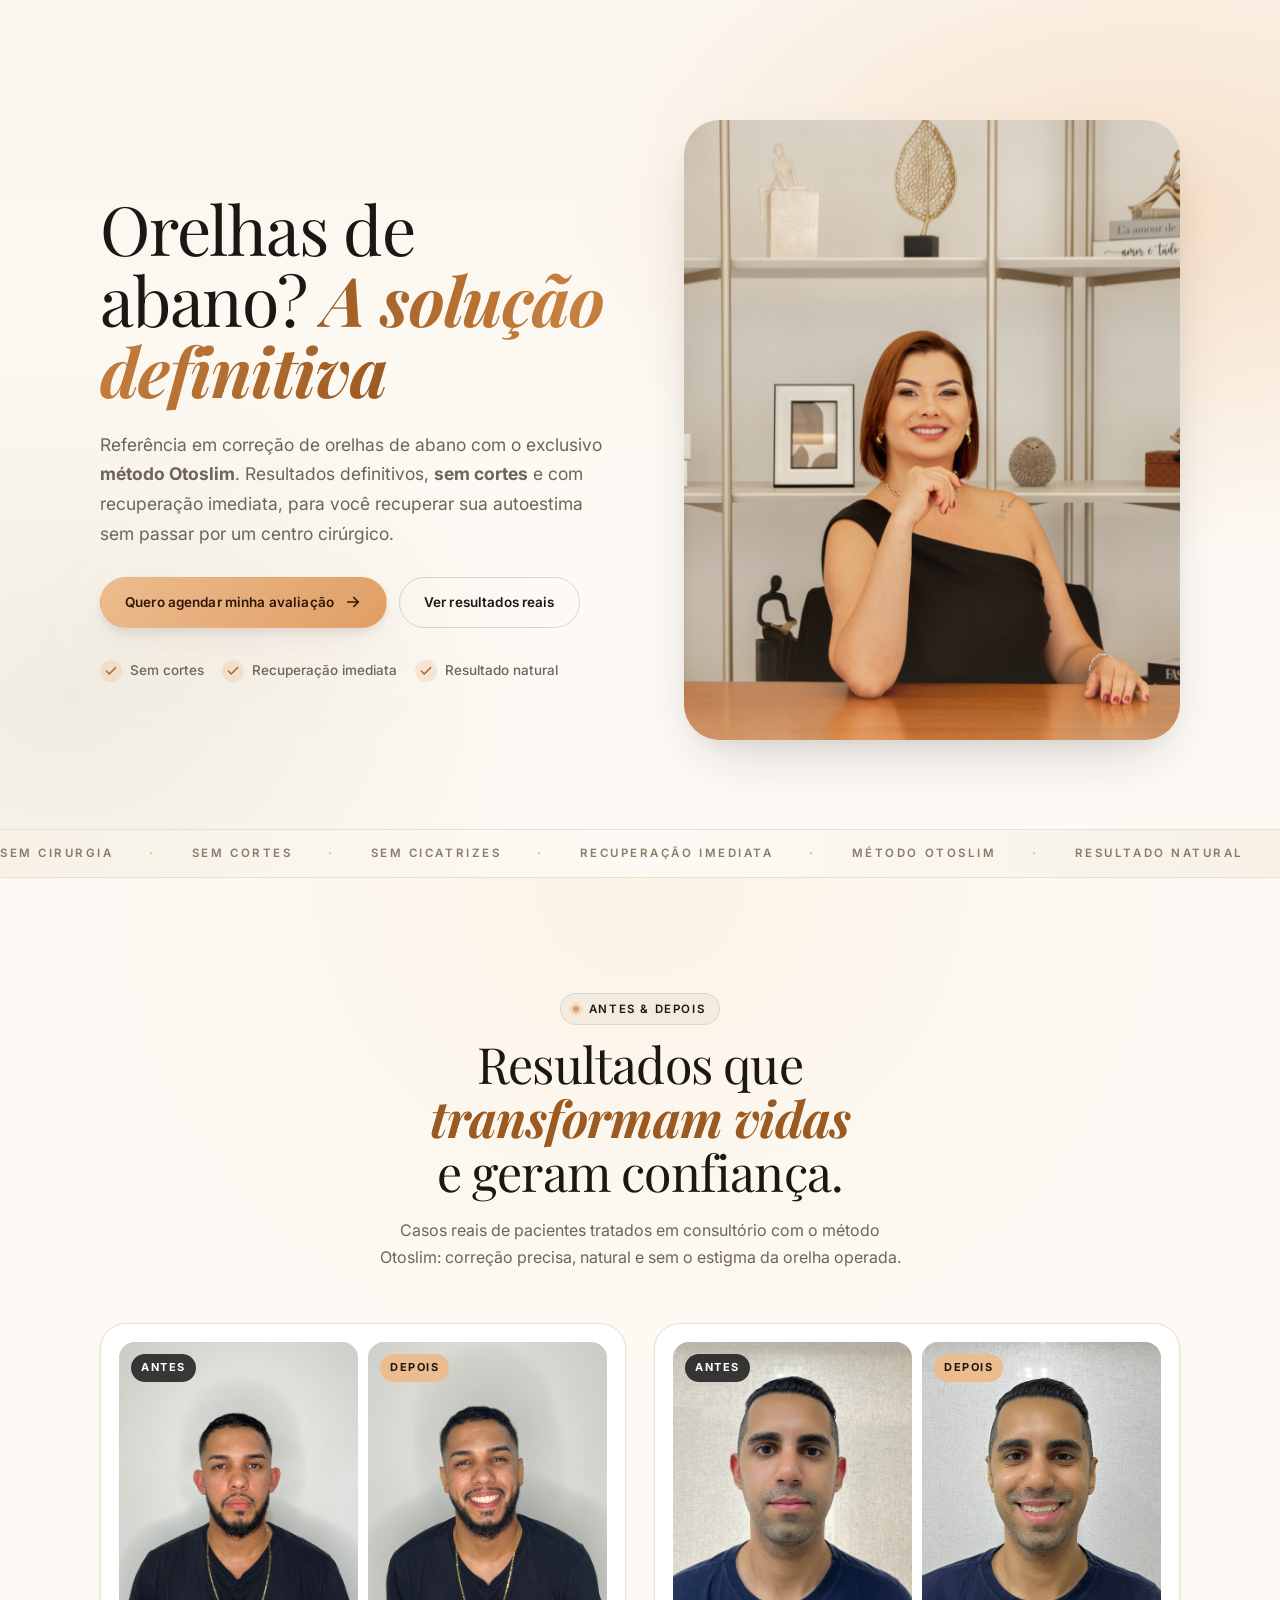
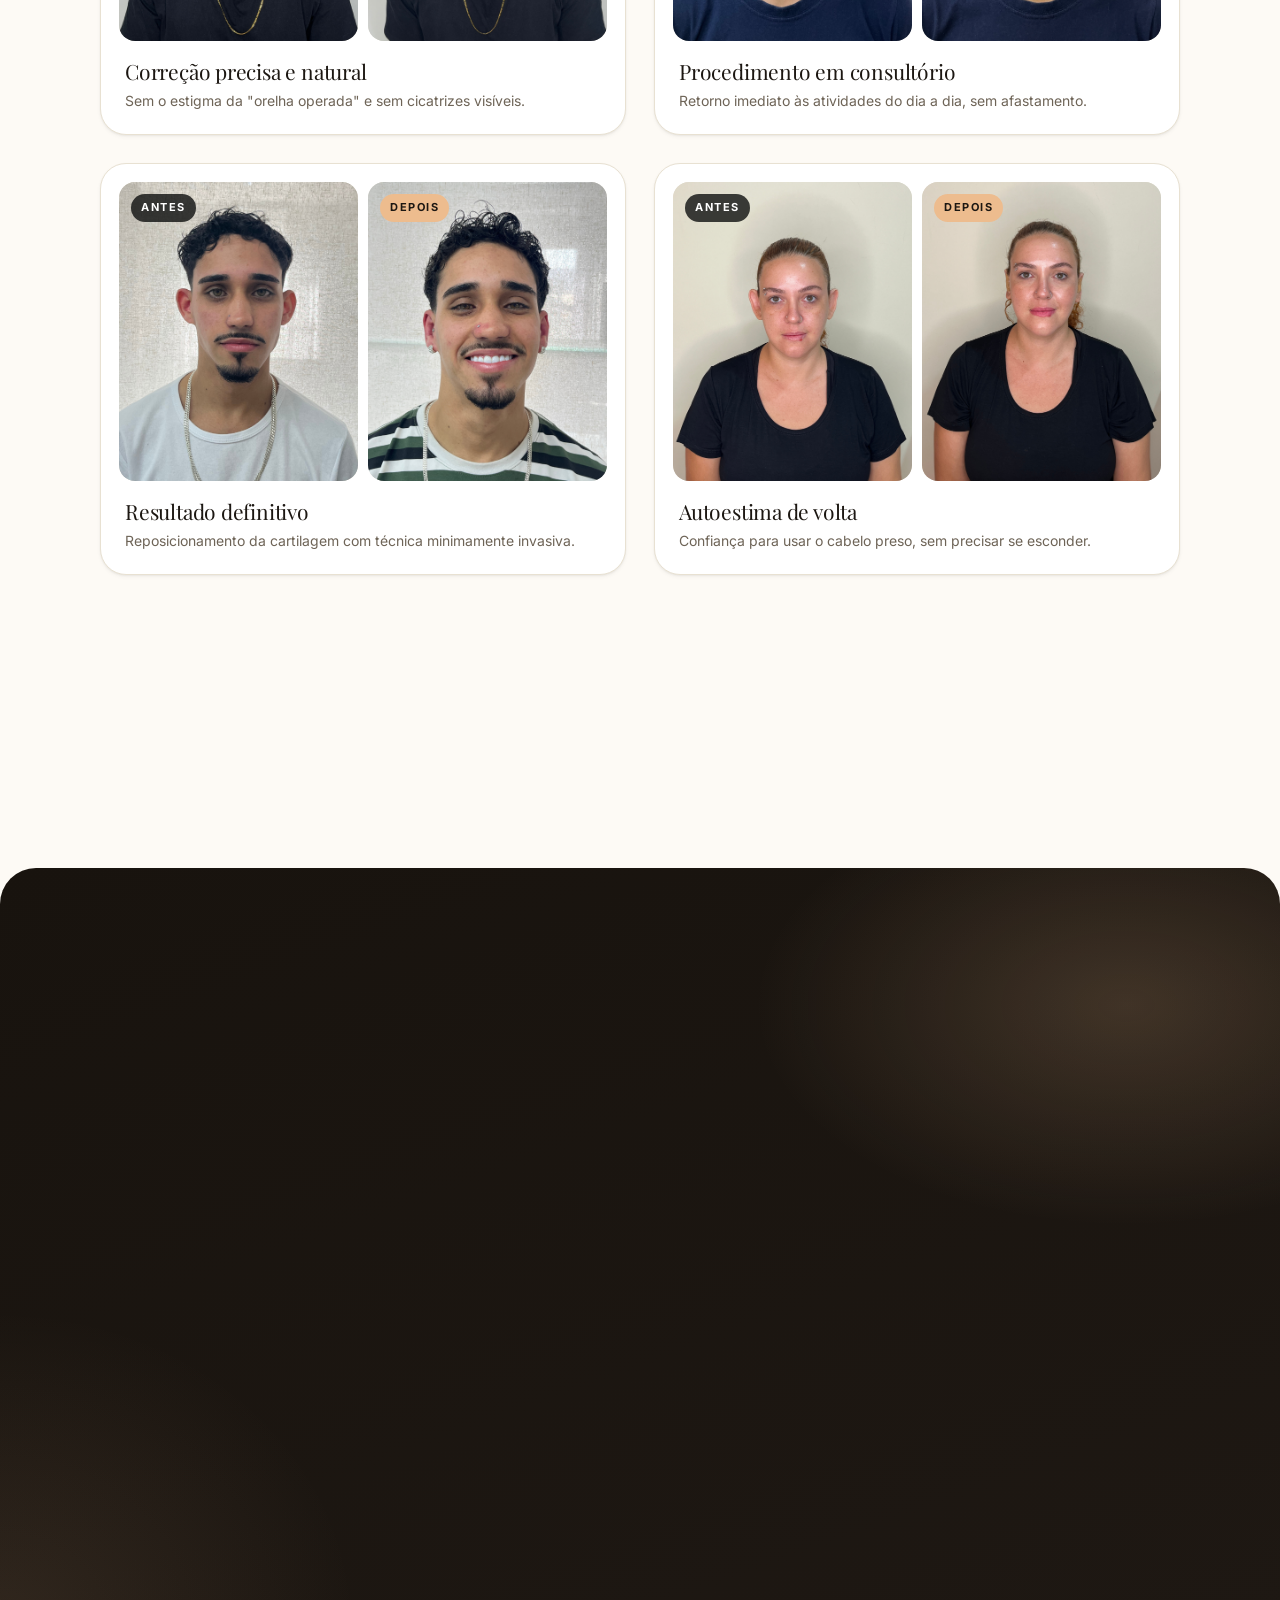
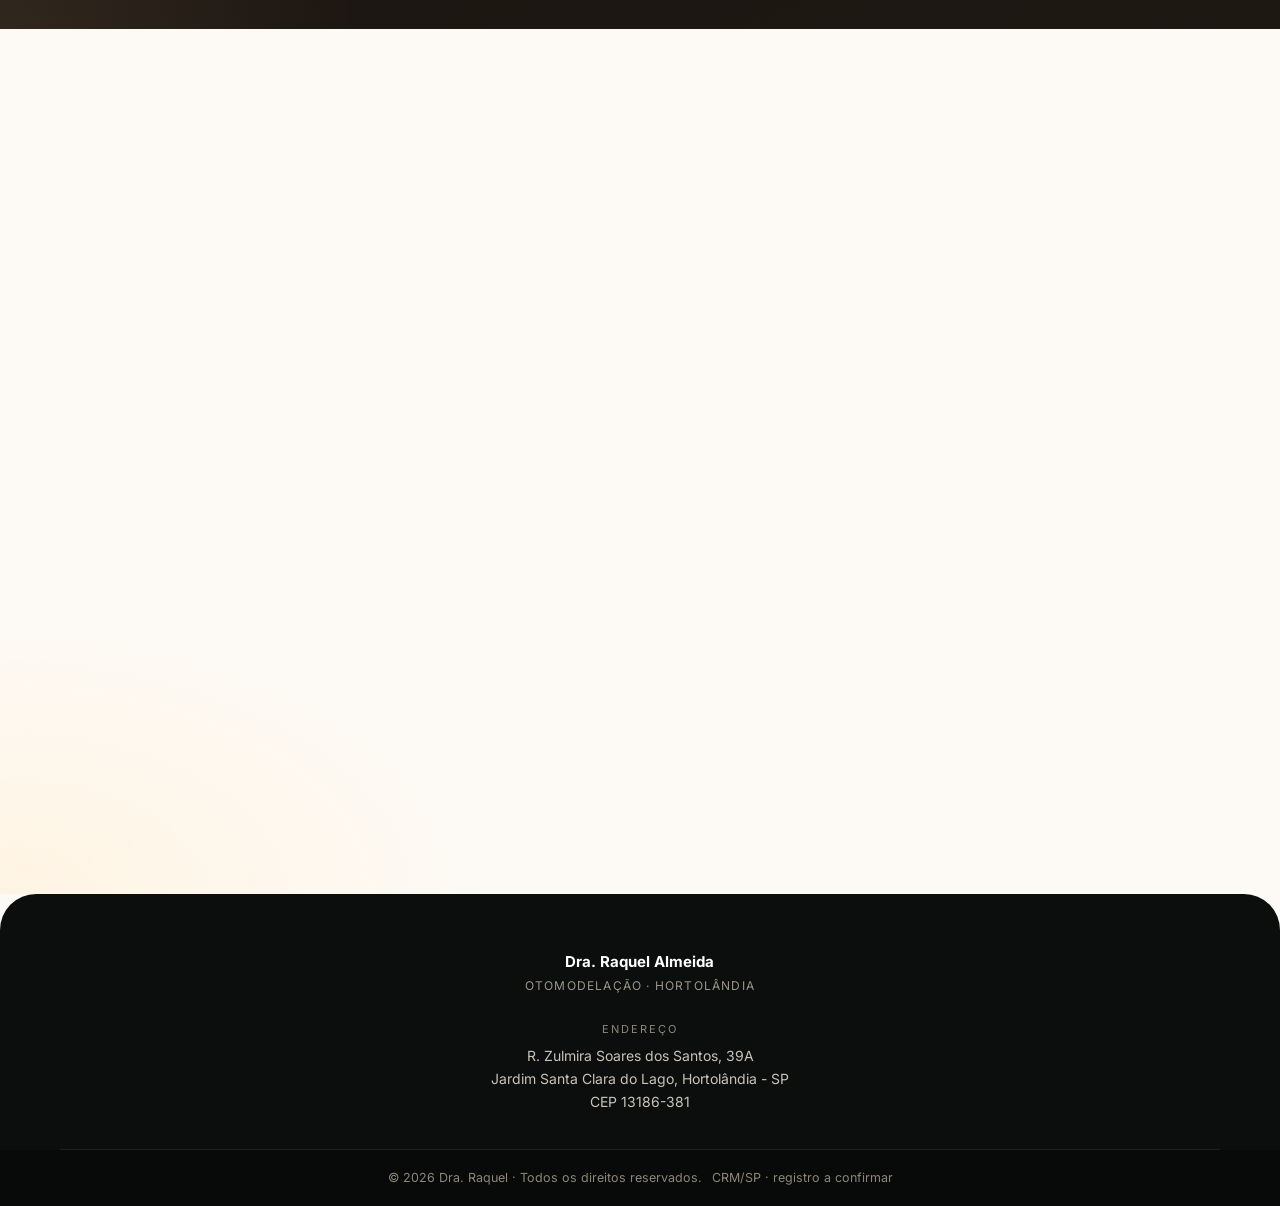
<file: index.html>
<!DOCTYPE html>
<html lang="pt-BR">
<head>
  <meta charset="UTF-8" />
  <meta name="viewport" content="width=device-width, initial-scale=1.0" />
  <meta name="description" content="Dra. Raquel Almeida, especialista em Otomodelação. Método Otoslim: correção de orelhas de abano sem cirurgia, sem cortes, com recuperação imediata." />
  <title>Dra. Raquel Almeida · Otomodelação | Método Otoslim</title>

  <!-- Favicon: iniciais DR -->
  <link rel="icon" type="image/svg+xml" href="data:image/svg+xml;utf8,&lt;svg xmlns='http://www.w3.org/2000/svg' viewBox='0 0 64 64'&gt;&lt;rect width='64' height='64' rx='14' fill='%23F7CBA1'/&gt;&lt;text x='50%25' y='54%25' font-family='Georgia,serif' font-size='36' font-weight='700' fill='%23090B0B' text-anchor='middle' dominant-baseline='middle'&gt;R&lt;/text&gt;&lt;/svg&gt;" />

  <link rel="preconnect" href="https://fonts.googleapis.com" />
  <link rel="preconnect" href="https://fonts.gstatic.com" crossorigin />
  <link href="https://fonts.googleapis.com/css2?family=Playfair+Display:ital,wght@0,400;0,500;0,600;0,700;1,400;1,500;1,700&family=Inter:wght@300;400;500;600;700&display=swap" rel="stylesheet" />

  <link rel="stylesheet" href="style.css" />

  <!-- Meta Pixel placeholder (substituir ID real antes do deploy) -->
  <script>
    /* Meta Pixel — placeholder. Substituir 'YOUR_PIXEL_ID' pelo ID real. */
    !function(f,b,e,v,n,t,s){if(f.fbq)return;n=f.fbq=function(){n.callMethod?
    n.callMethod.apply(n,arguments):n.queue.push(arguments)};if(!f._fbq)f._fbq=n;
    n.push=n;n.loaded=!0;n.version='2.0';n.queue=[];t=b.createElement(e);t.async=!0;
    t.src=v;s=b.getElementsByTagName(e)[0];s.parentNode.insertBefore(t,s)}(window,
    document,'script','https://connect.facebook.net/en_US/fbevents.js');
    // fbq('init', 'YOUR_PIXEL_ID');
    // fbq('track', 'PageView');
  </script>
</head>
<body>


  <!-- ============ DOBRA 1 — HERO ============ -->
  <section id="hero" class="hero" data-screen-label="01 Hero">
    <div class="hero__bg" aria-hidden="true"></div>
    <div class="container hero__grid">

      <div class="hero__copy reveal">
        <h1 class="h1">
          Orelhas de abano?
          <span class="h1__accent">A solução definitiva</span>
        </h1>
        <p class="lede">
          Referência em correção de orelhas de abano com o exclusivo <strong>método Otoslim</strong>. Resultados definitivos, <strong>sem cortes</strong> e com recuperação imediata, para você recuperar sua autoestima sem passar por um centro cirúrgico.
        </p>
        <div class="hero__ctas">
          <a href="#agendar" class="btn btn--primary">
            Quero agendar minha avaliação
            <svg width="18" height="18" viewBox="0 0 24 24" fill="none" stroke="currentColor" stroke-width="2.2" stroke-linecap="round" stroke-linejoin="round" aria-hidden="true"><path d="M5 12h14"/><path d="m13 6 6 6-6 6"/></svg>
          </a>
          <a href="#resultados" class="btn btn--ghost">Ver resultados reais</a>
        </div>

        <ul class="hero__pills" aria-label="Diferenciais">
          <li><svg width="16" height="16" viewBox="0 0 24 24" fill="none" stroke="currentColor" stroke-width="2.4" stroke-linecap="round" stroke-linejoin="round"><path d="M20 6 9 17l-5-5"/></svg> Sem cortes</li>
          <li><svg width="16" height="16" viewBox="0 0 24 24" fill="none" stroke="currentColor" stroke-width="2.4" stroke-linecap="round" stroke-linejoin="round"><path d="M20 6 9 17l-5-5"/></svg> Recuperação imediata</li>
          <li><svg width="16" height="16" viewBox="0 0 24 24" fill="none" stroke="currentColor" stroke-width="2.4" stroke-linecap="round" stroke-linejoin="round"><path d="M20 6 9 17l-5-5"/></svg> Resultado natural</li>
        </ul>
      </div>

      <div class="hero__visual reveal">
        <div class="hero__photo">
          <picture>
            <img src="img/img.png" alt="Dra. Raquel Almeida — Especialista em Otomodelação" />
          </picture>
        </div>
      </div>

    </div>

    <div class="marquee" aria-hidden="true">
      <div class="marquee__track">
        <span>Sem cirurgia</span><span>·</span>
        <span>Sem cortes</span><span>·</span>
        <span>Sem cicatrizes</span><span>·</span>
        <span>Recuperação imediata</span><span>·</span>
        <span>Método Otoslim</span><span>·</span>
        <span>Resultado natural</span><span>·</span>
        <span>Sem cirurgia</span><span>·</span>
        <span>Sem cortes</span><span>·</span>
        <span>Sem cicatrizes</span><span>·</span>
        <span>Recuperação imediata</span><span>·</span>
        <span>Método Otoslim</span><span>·</span>
        <span>Resultado natural</span><span>·</span>
      </div>
    </div>
  </section>

  <!-- ============ DOBRA 2 — PROVA SOCIAL ============ -->
  <section id="resultados" class="proof" data-screen-label="02 Prova Social">
    <div class="container">
      <header class="section-head reveal">
        <span class="eyebrow eyebrow--dark">
          <span class="eyebrow__dot"></span>
          Antes &amp; Depois
        </span>
        <h2 class="h2">
          Resultados que <em>transformam vidas</em><br/>
          e geram confiança.
        </h2>
        <p class="section-sub">
          Casos reais de pacientes tratados em consultório com o método Otoslim: correção precisa, natural e sem o estigma da orelha operada.
        </p>
      </header>

      <div class="ba-grid reveal" id="metodo">
        <!-- Caso 1 -->
        <article class="ba-card">
          <div class="ba-card__pair">
            <figure class="ba">
              <span class="ba__label">Antes</span>
              <img class="ba__img" src="img/antes-01.png" alt="Antes — caso 1" />
            </figure>
            <figure class="ba">
              <span class="ba__label ba__label--after">Depois</span>
              <img class="ba__img" src="img/depois-01.png" alt="Depois — caso 1" />
            </figure>
          </div>
          <div class="ba-card__caption">
            <h3>Correção precisa e natural</h3>
            <p>Sem o estigma da "orelha operada" e sem cicatrizes visíveis.</p>
          </div>
        </article>

        <!-- Caso 2 -->
        <article class="ba-card">
          <div class="ba-card__pair">
            <figure class="ba">
              <span class="ba__label">Antes</span>
              <img class="ba__img" src="img/antes-02.png" alt="Antes — caso 2" />
            </figure>
            <figure class="ba">
              <span class="ba__label ba__label--after">Depois</span>
              <img class="ba__img" src="img/depois-02.png" alt="Depois — caso 2" />
            </figure>
          </div>
          <div class="ba-card__caption">
            <h3>Procedimento em consultório</h3>
            <p>Retorno imediato às atividades do dia a dia, sem afastamento.</p>
          </div>
        </article>

        <!-- Caso 3 -->
        <article class="ba-card">
          <div class="ba-card__pair">
            <figure class="ba">
              <span class="ba__label">Antes</span>
              <img class="ba__img" src="img/antes-03.png" alt="Antes — caso 3" />
            </figure>
            <figure class="ba">
              <span class="ba__label ba__label--after">Depois</span>
              <img class="ba__img" src="img/depois-03.png" alt="Depois — caso 3" />
            </figure>
          </div>
          <div class="ba-card__caption">
            <h3>Resultado definitivo</h3>
            <p>Reposicionamento da cartilagem com técnica minimamente invasiva.</p>
          </div>
        </article>

        <!-- Caso 4 -->
        <article class="ba-card">
          <div class="ba-card__pair">
            <figure class="ba">
              <span class="ba__label">Antes</span>
              <img class="ba__img" src="img/antes-04.png" alt="Antes — caso 4" />
            </figure>
            <figure class="ba">
              <span class="ba__label ba__label--after">Depois</span>
              <img class="ba__img" src="img/depois-04.png" alt="Depois — caso 4" />
            </figure>
          </div>
          <div class="ba-card__caption">
            <h3>Autoestima de volta</h3>
            <p>Confiança para usar o cabelo preso, sem precisar se esconder.</p>
          </div>
        </article>
      </div>

      <aside class="seal glass reveal" aria-label="Selo de autoridade">
        <div class="seal__num">+1.200</div>
        <div class="seal__copy">
          <strong>vidas transformadas</strong>
          através do método Otoslim, sem cirurgia e sem afastamento.
        </div>
        <a href="#agendar" class="btn btn--dark seal__cta">
          Quero mais informações
          <svg width="18" height="18" viewBox="0 0 24 24" fill="none" stroke="currentColor" stroke-width="2.2" stroke-linecap="round" stroke-linejoin="round"><path d="M5 12h14"/><path d="m13 6 6 6-6 6"/></svg>
        </a>
      </aside>
    </div>
  </section>

  <!-- ============ DOBRA 3 — FORMULÁRIO ============ -->
  <section id="agendar" class="form-section" data-screen-label="03 Formulário">
    <div class="container form-section__grid">

      <div class="form-section__copy reveal">
        <span class="eyebrow">
          <span class="eyebrow__dot"></span>
          Primeiro passo
        </span>
        <h2 class="h2 h2--light">
          Dê o primeiro passo para a <em>sua nova versão</em>.
        </h2>
        <p class="form-section__sub">
          Preencha os dados ao lado e nossa equipe entrará em contato pelo WhatsApp para tirar suas dúvidas e agendar sua avaliação.
        </p>

        <ul class="form-section__list">
          <li>
            <span class="check" aria-hidden="true">
              <svg width="14" height="14" viewBox="0 0 24 24" fill="none" stroke="currentColor" stroke-width="3" stroke-linecap="round" stroke-linejoin="round"><path d="M20 6 9 17l-5-5"/></svg>
            </span>
            Atendimento rápido e humanizado
          </li>
          <li>
            <span class="check" aria-hidden="true">
              <svg width="14" height="14" viewBox="0 0 24 24" fill="none" stroke="currentColor" stroke-width="3" stroke-linecap="round" stroke-linejoin="round"><path d="M20 6 9 17l-5-5"/></svg>
            </span>
            Avaliação individualizada do seu caso
          </li>
          <li>
            <span class="check" aria-hidden="true">
              <svg width="14" height="14" viewBox="0 0 24 24" fill="none" stroke="currentColor" stroke-width="3" stroke-linecap="round" stroke-linejoin="round"><path d="M20 6 9 17l-5-5"/></svg>
            </span>
            Seus dados ficam protegidos · LGPD
          </li>
        </ul>
      </div>

      <form class="lead-form glass reveal" id="leadForm" novalidate>
        <h3 class="lead-form__title">Agende sua avaliação</h3>
        <p class="lead-form__hint">Resposta em até 1 dia útil.</p>

        <div class="field">
          <label for="nome">Nome completo</label>
          <input type="text" id="nome" name="nome" autocomplete="name" required placeholder="Como devemos te chamar?" />
        </div>

        <div class="field">
          <label for="whatsapp">WhatsApp (com DDD)</label>
          <input type="tel" id="whatsapp" name="whatsapp" inputmode="tel" autocomplete="tel" required placeholder="(00) 00000-0000" />
        </div>

        <div class="field">
          <label for="quem">Quem realizará o procedimento?</label>
          <div class="select-wrap">
            <select id="quem" name="quem" required>
              <option value="" disabled selected>Selecione uma opção</option>
              <option value="eu">Eu mesmo(a)</option>
              <option value="filho">Meu filho(a)</option>
              <option value="outro">Outra pessoa</option>
            </select>
            <svg width="18" height="18" viewBox="0 0 24 24" fill="none" stroke="currentColor" stroke-width="2.2" stroke-linecap="round" stroke-linejoin="round" aria-hidden="true"><path d="m6 9 6 6 6-6"/></svg>
          </div>
        </div>

        <button type="submit" class="btn btn--primary btn--block">
          Quero mais informações
          <svg width="18" height="18" viewBox="0 0 24 24" fill="none" stroke="currentColor" stroke-width="2.2" stroke-linecap="round" stroke-linejoin="round"><path d="M5 12h14"/><path d="m13 6 6 6-6 6"/></svg>
        </button>

        <p class="lead-form__legal">
          Ao enviar, você concorda com nossa <a href="#">Política de Privacidade</a>.
        </p>

        <div class="lead-form__success" role="status" aria-live="polite" hidden>
          <strong>Recebemos seu contato!</strong>
          Em breve nossa equipe entrará em contato pelo WhatsApp.
        </div>
      </form>

    </div>
  </section>

  <!-- ============ DOBRA 4 — SOBRE A MENTORA ============ -->
  <section id="sobre" class="about" data-screen-label="04 Sobre">
    <div class="container about__grid">

      <div class="about__photo reveal">
        <div class="about__photo-frame">
          <img src="img/dra-raquel-editorial.png" alt="Dra. Raquel Almeida — Especialista em Otomodelação" />
        </div>
        <div class="about__sig" aria-hidden="true">
          <span class="about__sig-label">Assinatura clínica</span>
          <span class="about__sig-name">Dra. Raquel Almeida</span>
        </div>
      </div>

      <div class="about__copy reveal">
        <span class="eyebrow">
          <span class="eyebrow__dot"></span>
          Sobre a especialista
        </span>
        <h2 class="h2">Especialista em <em>Otomodelação</em></h2>
        <p class="about__lede">
          Especialista e referência em correção de orelha de abano, a <strong>Dra. Raquel</strong> é a mente por trás do sucesso do <strong>método Otoslim</strong>.
        </p>
        <p class="about__body">
          Com foco em estética minimamente invasiva, sua trajetória é pautada pela segurança e pela entrega de resultados naturais. Na sua clínica, você encontra o equilíbrio perfeito entre tecnologia de ponta e um atendimento humanizado, focado em devolver a segurança de quem não quer mais se esconder.
        </p>

        <dl class="about__stats">
          <div>
            <dt>+1.200</dt>
            <dd>pacientes atendidos</dd>
          </div>
          <div>
            <dt>+8 anos</dt>
            <dd>em estética minimamente invasiva</dd>
          </div>
          <div>
            <dt>Otoslim®</dt>
            <dd>método autoral exclusivo</dd>
          </div>
        </dl>

        <a href="#agendar" class="btn btn--dark">
          Quero ser atendida pela Dra. Raquel
          <svg width="18" height="18" viewBox="0 0 24 24" fill="none" stroke="currentColor" stroke-width="2.2" stroke-linecap="round" stroke-linejoin="round"><path d="M5 12h14"/><path d="m13 6 6 6-6 6"/></svg>
        </a>
      </div>

    </div>
  </section>

  <!-- ============ DOBRA 5 — RODAPÉ ============ -->
  <footer class="footer" data-screen-label="05 Rodapé">
    <div class="container footer__grid">
      <div class="footer__brand">
        <div>
          <strong>Dra. Raquel Almeida</strong>
          <span>Otomodelação · Hortolândia</span>
        </div>
      </div>

      <address class="footer__addr">
        <span class="footer__addr-label">Endereço</span>
        R. Zulmira Soares dos Santos, 39A<br />
        Jardim Santa Clara do Lago, Hortolândia - SP<br />
        CEP 13186-381
      </address>

    </div>

    <div class="footer__bar">
      <div class="container footer__bar-inner">
        <span>© <span id="year">2026</span> Dra. Raquel · Todos os direitos reservados.</span>
        <span class="footer__crn">CRM/SP · registro a confirmar</span>
      </div>
    </div>
  </footer>

  <script src="app.js" defer></script>
</body>
</html>
</file>
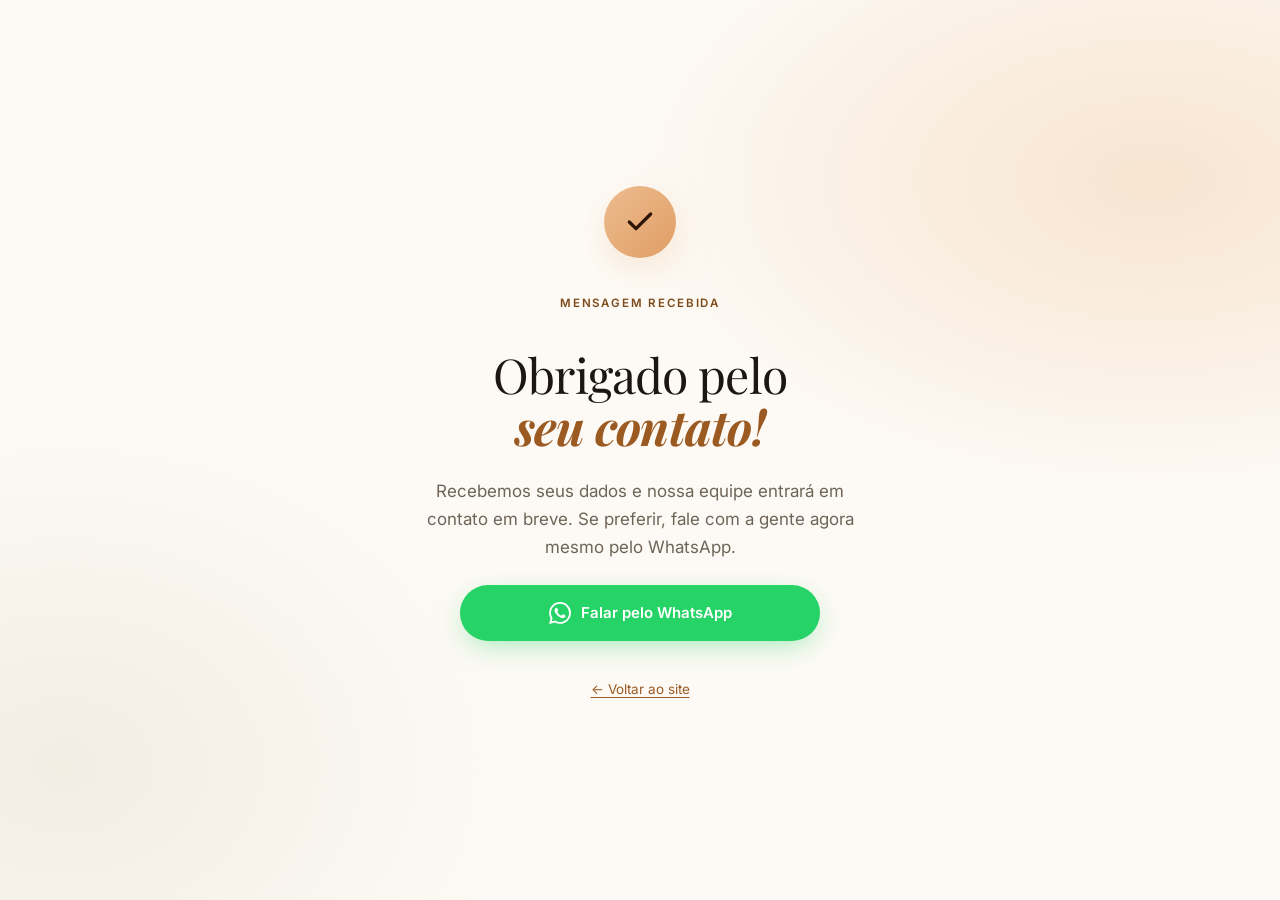
<file: obrigado/index.html>
<!DOCTYPE html>
<html lang="pt-BR">
<head>
  <meta charset="UTF-8" />
  <meta name="viewport" content="width=device-width, initial-scale=1.0" />
  <title>Obrigado · Dra. Raquel Almeida</title>

  <link rel="icon" type="image/svg+xml" href="data:image/svg+xml;utf8,&lt;svg xmlns='http://www.w3.org/2000/svg' viewBox='0 0 64 64'&gt;&lt;rect width='64' height='64' rx='14' fill='%23F7CBA1'/&gt;&lt;text x='50%25' y='54%25' font-family='Georgia,serif' font-size='36' font-weight='700' fill='%23090B0B' text-anchor='middle' dominant-baseline='middle'&gt;R&lt;/text&gt;&lt;/svg&gt;" />

  <link rel="preconnect" href="https://fonts.googleapis.com" />
  <link rel="preconnect" href="https://fonts.gstatic.com" crossorigin />
  <link href="https://fonts.googleapis.com/css2?family=Playfair+Display:ital,wght@0,400;0,700;1,400;1,700&family=Inter:wght@300;400;500;600;700&display=swap" rel="stylesheet" />

  <link rel="stylesheet" href="../style.css" />

  <style>
    .thankyou {
      min-height: 100dvh;
      display: grid;
      place-items: center;
      padding: clamp(48px, 8vw, 96px) var(--gutter);
      background:
        radial-gradient(65% 55% at 90% 20%, rgba(237,188,142,.35) 0%, transparent 65%),
        radial-gradient(55% 60% at 5% 85%, rgba(234,229,216,.60) 0%, transparent 65%),
        var(--c-bg);
      text-align: center;
    }
    .thankyou__card {
      max-width: 520px;
      width: 100%;
      display: grid;
      gap: 24px;
      justify-items: center;
    }
    .thankyou__icon {
      width: 72px;
      height: 72px;
      border-radius: 999px;
      background: linear-gradient(135deg, var(--c-primary), var(--c-primary-2));
      display: grid;
      place-items: center;
      box-shadow: 0 12px 40px -10px rgba(237,188,142,.55);
    }
    .thankyou__icon svg { color: #2E1608; }
    .thankyou__eyebrow {
      font-size: 11.5px;
      font-weight: 600;
      letter-spacing: 0.16em;
      text-transform: uppercase;
      color: #7D4A1A;
    }
    .thankyou__title {
      font-family: var(--ff-serif);
      font-size: clamp(30px, 6vw, 48px);
      font-weight: 400;
      line-height: 1.1;
      letter-spacing: -0.018em;
      margin: 0;
    }
    .thankyou__title em {
      font-style: italic;
      font-weight: 700;
      color: #9B5A22;
    }
    .thankyou__sub {
      font-size: clamp(15px, 1.8vw, 17px);
      color: var(--c-muted);
      line-height: 1.65;
      max-width: 42ch;
      margin: 0;
    }
    .thankyou__wa {
      --bg: #25D366;
      --fg: #fff;
      display: inline-flex;
      align-items: center;
      justify-content: center;
      gap: 10px;
      padding: 16px 32px;
      border-radius: 999px;
      font-family: var(--ff-sans);
      font-weight: 600;
      font-size: 15px;
      background: var(--bg);
      color: var(--fg);
      border: none;
      box-shadow: 0 8px 30px -8px rgba(37,211,102,.50);
      text-decoration: none;
      transition: transform .2s ease, box-shadow .25s ease;
      width: 100%;
      max-width: 360px;
    }
    .thankyou__wa:hover {
      transform: translateY(-2px);
      box-shadow: 0 14px 40px -10px rgba(37,211,102,.55);
    }
    .thankyou__wa:active { transform: translateY(0); }
    .thankyou__back {
      font-size: 13.5px;
      color: var(--c-muted);
    }
    .thankyou__back a {
      color: #9B5A22;
      text-decoration: underline;
      text-underline-offset: 3px;
    }
  </style>
</head>
<body>

  <main class="thankyou" role="main">
    <div class="thankyou__card">

      <div class="thankyou__icon" aria-hidden="true">
        <svg width="32" height="32" viewBox="0 0 24 24" fill="none" stroke="currentColor" stroke-width="2.5" stroke-linecap="round" stroke-linejoin="round">
          <path d="M20 6 9 17l-5-5"/>
        </svg>
      </div>

      <p class="thankyou__eyebrow">Mensagem recebida</p>

      <h1 class="thankyou__title">
        Obrigado pelo<br/>
        <em>seu contato!</em>
      </h1>

      <p class="thankyou__sub">
        Recebemos seus dados e nossa equipe entrará em contato em breve. Se preferir, fale com a gente agora mesmo pelo WhatsApp.
      </p>

      <a
        class="thankyou__wa"
        href="https://wa.me/5519991431192"
        target="_blank"
        rel="noopener noreferrer"
        aria-label="Falar com a equipe da Dra. Raquel pelo WhatsApp"
      >
        <svg width="22" height="22" viewBox="0 0 24 24" fill="currentColor" aria-hidden="true">
          <path d="M17.472 14.382c-.297-.149-1.758-.867-2.03-.967-.273-.099-.471-.148-.67.15-.197.297-.767.966-.94 1.164-.173.199-.347.223-.644.075-.297-.15-1.255-.463-2.39-1.475-.883-.788-1.48-1.761-1.653-2.059-.173-.297-.018-.458.13-.606.134-.133.298-.347.446-.52.149-.174.198-.298.298-.497.099-.198.05-.371-.025-.52-.075-.149-.669-1.612-.916-2.207-.242-.579-.487-.5-.669-.51-.173-.008-.371-.01-.57-.01-.198 0-.52.074-.792.372-.272.297-1.04 1.016-1.04 2.479 0 1.462 1.065 2.875 1.213 3.074.149.198 2.096 3.2 5.077 4.487.709.306 1.262.489 1.694.625.712.227 1.36.195 1.871.118.571-.085 1.758-.719 2.006-1.413.248-.694.248-1.289.173-1.413-.074-.124-.272-.198-.57-.347m-5.421 7.403h-.004a9.87 9.87 0 01-5.031-1.378l-.361-.214-3.741.982.998-3.648-.235-.374a9.86 9.86 0 01-1.51-5.26c.001-5.45 4.436-9.884 9.888-9.884 2.64 0 5.122 1.03 6.988 2.898a9.825 9.825 0 012.893 6.994c-.003 5.45-4.437 9.884-9.885 9.884m8.413-18.297A11.815 11.815 0 0012.05 0C5.495 0 .16 5.335.157 11.892c0 2.096.547 4.142 1.588 5.945L.057 24l6.305-1.654a11.882 11.882 0 005.683 1.448h.005c6.554 0 11.89-5.335 11.893-11.893a11.821 11.821 0 00-3.48-8.413z"/>
        </svg>
        Falar pelo WhatsApp
      </a>

      <p class="thankyou__back">
        <a href="../">← Voltar ao site</a>
      </p>

    </div>
  </main>

</body>
</html>
</file>
<file: style.css>
/* =============================================================
   Dra. Raquel Almeida — Otomodelação
   Landing Page · Método Otoslim
   ============================================================= */

/* ---------- Tokens ---------- */
:root {
  --c-primary:   #EDBC8E;
  --c-primary-2: #E09E65;
  --c-secondary: #EAE5D8;
  --c-secondary-2: #F2EDE3;
  --c-accent:    #1C1712;
  --c-bg:        #FDFAF5;
  --c-text:      #1C1712;
  --c-muted:     #6E6457;
  --c-line:      #E8E1D2;

  --shadow-sm:  0 1px 2px rgba(28,23,18,.05), 0 2px 4px rgba(28,23,18,.04);
  --shadow-md:  0 4px 6px rgba(28,23,18,.06), 0 12px 28px -8px rgba(28,23,18,.08);
  --shadow-lg:  0 24px 60px -20px rgba(28,23,18,.22), 0 8px 20px -10px rgba(28,23,18,.08);
  --shadow-glow:0 30px 80px -20px rgba(237,188,142,.50);

  --radius-sm: 10px;
  --radius:    16px;
  --radius-lg: 26px;
  --radius-xl: 36px;

  --container: 1160px;
  --gutter: clamp(20px, 4vw, 40px);

  --ff-serif: "Playfair Display", "Times New Roman", serif;
  --ff-sans:  "Inter", system-ui, -apple-system, sans-serif;
  --ff-mono:  "JetBrains Mono", ui-monospace, monospace;
}

/* ---------- Reset ---------- */
*, *::before, *::after { box-sizing: border-box; }
html { -webkit-text-size-adjust: 100%; scroll-behavior: smooth; }
body {
  margin: 0;
  font-family: var(--ff-sans);
  font-weight: 400;
  font-size: 16px;
  line-height: 1.6;
  color: var(--c-text);
  background: var(--c-bg);
  -webkit-font-smoothing: antialiased;
  text-rendering: optimizeLegibility;
  overflow-x: hidden;
}
img, picture { max-width: 100%; display: block; }
a { color: inherit; text-decoration: none; }
button { font: inherit; cursor: pointer; }
em { font-style: italic; }

.container {
  width: 100%;
  max-width: var(--container);
  margin: 0 auto;
  padding-inline: var(--gutter);
}

/* ---------- Typography ---------- */
.h1 {
  font-family: var(--ff-serif);
  font-size: clamp(28px, 8.5vw, 68px);
  font-weight: 400;
  line-height: 1.04;
  letter-spacing: -0.018em;
  margin: 16px 0 24px;
  text-wrap: balance;
}
.h1__accent {
  display: inline;
  font-style: italic;
  font-weight: 700;
  background: linear-gradient(105deg, #9B5A22 0%, #C8803E 45%, #9B5A22 100%);
  -webkit-background-clip: text;
  background-clip: text;
  color: transparent;
  padding-left: 5px;
  margin-left: -5px;
}
.h2 {
  font-family: var(--ff-serif);
  font-size: clamp(22px, 7vw, 50px);
  font-weight: 400;
  line-height: 1.08;
  letter-spacing: -0.016em;
  margin: 12px 0 18px;
  text-wrap: balance;
}
.h2 em {
  font-style: italic;
  font-weight: 700;
  color: #9B5A22;
}
.h2--light em { color: var(--c-primary); }

.lede {
  font-size: clamp(15px, 1.4vw, 17.5px);
  line-height: 1.7;
  color: var(--c-muted);
  max-width: 52ch;
  margin: 0 0 28px;
}

.eyebrow {
  display: inline-flex;
  align-items: center;
  gap: 10px;
  padding: 6px 14px 6px 12px;
  border-radius: 999px;
  background: rgba(237,188,142,.16);
  border: 1px solid rgba(237,188,142,.40);
  font-size: 11.5px;
  font-weight: 600;
  text-transform: uppercase;
  letter-spacing: 0.14em;
  color: #7D4A1A;
}
.eyebrow--dark {
  background: rgba(28,23,18,.04);
  border-color: rgba(28,23,18,.10);
  color: var(--c-text);
}
.eyebrow__dot {
  width: 6px; height: 6px; border-radius: 999px;
  background: var(--c-primary-2);
  box-shadow: 0 0 0 3px rgba(224,158,101,.28);
}

/* ---------- Buttons ---------- */
.btn {
  --bg: var(--c-accent);
  --fg: #fff;
  display: inline-flex;
  align-items: center;
  justify-content: center;
  gap: 10px;
  padding: 14px 24px;
  border-radius: 999px;
  font-family: var(--ff-sans);
  font-weight: 600;
  font-size: 13.5px;
  letter-spacing: 0.01em;
  background: var(--bg);
  color: var(--fg);
  border: 1px solid transparent;
  box-shadow: var(--shadow-md);
  transition: transform .2s ease, box-shadow .25s ease;
  white-space: nowrap;
}
.btn:hover { transform: translateY(-2px); box-shadow: var(--shadow-lg); }
.btn:active { transform: translateY(0); }
.btn svg { transition: transform .25s ease; flex-shrink: 0; }
.btn:hover svg { transform: translateX(3px); }

.btn--primary {
  --bg: linear-gradient(135deg, var(--c-primary) 0%, var(--c-primary-2) 100%);
  --fg: #2E1608;
  box-shadow: var(--shadow-glow), var(--shadow-md);
}
.btn--dark { --bg: var(--c-accent); --fg: #F5F0E8; }
.btn--ghost {
  --bg: transparent;
  --fg: var(--c-text);
  border-color: rgba(28,23,18,.16);
  box-shadow: none;
}
.btn--ghost:hover { background: rgba(28,23,18,.04); }
.btn--block { width: 100%; }

/* ---------- Glass ---------- */
.glass {
  background: rgba(255,255,255,.65);
  backdrop-filter: blur(18px) saturate(140%);
  -webkit-backdrop-filter: blur(18px) saturate(140%);
  border: 1px solid rgba(255,255,255,.6);
  box-shadow: 0 20px 60px -20px rgba(9,11,11,.18), inset 0 1px 0 rgba(255,255,255,.5);
}

/* ---------- Nav ---------- */
.nav {
  position: sticky;
  top: 0;
  z-index: 60;
  background: rgba(255,255,255,.78);
  backdrop-filter: blur(14px) saturate(140%);
  -webkit-backdrop-filter: blur(14px) saturate(140%);
  border-bottom: 1px solid rgba(9,11,11,.06);
}
.nav__inner {
  display: flex;
  align-items: center;
  justify-content: space-between;
  height: 72px;
  gap: 24px;
}
.brand {
  display: inline-flex;
  align-items: center;
  gap: 12px;
  font-weight: 600;
}
.brand__mark {
  display: inline-grid;
  place-items: center;
  width: 38px; height: 38px;
  border-radius: 11px;
  background: linear-gradient(135deg, var(--c-primary), var(--c-primary-2));
  color: var(--c-accent);
  font-family: Georgia, serif;
  font-weight: 700;
  font-size: 15px;
  letter-spacing: -0.5px;
  box-shadow: var(--shadow-sm);
}
.brand__name {
  display: inline-flex;
  flex-direction: column;
  line-height: 1.1;
  font-size: 14.5px;
}
.brand__name small {
  font-size: 11.5px;
  font-weight: 400;
  letter-spacing: 0.16em;
  text-transform: uppercase;
  color: var(--c-muted);
  margin-top: 2px;
}
.nav__links {
  display: flex;
  align-items: center;
  gap: 6px;
}
.nav__links a {
  padding: 10px 14px;
  border-radius: 999px;
  font-size: 14.5px;
  font-weight: 500;
  color: var(--c-text);
  transition: background .2s ease;
}
.nav__links a:hover { background: rgba(9,11,11,.05); }
.nav__cta {
  background: var(--c-accent);
  color: #fff !important;
  padding: 10px 18px !important;
}
.nav__cta:hover { background: #1a1c1c !important; }

@media (max-width: 820px) {
  .nav__links a:not(.nav__cta) { display: none; }
  .brand__name small { display: none; }
}

/* ---------- Hero ---------- */
.hero {
  position: relative;
  padding: clamp(72px, 10vw, 120px) 0 0;
  overflow: hidden;
  background: var(--c-bg);
}
.hero__bg {
  position: absolute;
  inset: 0;
  background:
    radial-gradient(65% 55% at 90% 25%, rgba(237,188,142,.40) 0%, rgba(237,188,142,0) 70%),
    radial-gradient(55% 60% at 5% 80%, rgba(234,229,216,.65) 0%, rgba(234,229,216,0) 70%),
    linear-gradient(180deg, #FBF6EE 0%, var(--c-bg) 65%);
  z-index: 0;
}
.hero__grid {
  position: relative;
  z-index: 2;
  display: grid;
  grid-template-columns: 1.05fr 1fr;
  gap: clamp(32px, 5vw, 72px);
  align-items: center;
  padding-bottom: clamp(48px, 7vw, 90px);
}
.hero__copy { max-width: 620px; }
.hero__ctas {
  display: flex; flex-wrap: wrap; gap: 12px;
  margin-bottom: 32px;
}
.hero__pills {
  display: flex;
  flex-wrap: wrap;
  gap: 8px 18px;
  list-style: none;
  padding: 0; margin: 0;
}
.hero__pills li {
  display: inline-flex;
  align-items: center;
  gap: 8px;
  font-size: 13.5px;
  font-weight: 500;
  color: var(--c-muted);
}
.hero__pills svg {
  color: #A8622A;
  background: rgba(237,188,142,.30);
  border-radius: 999px;
  padding: 4px;
  width: 22px; height: 22px;
  flex-shrink: 0;
}

/* Hero photo */
.hero__visual { position: relative; }
.hero__photo {
  position: relative;
  aspect-ratio: 4/5;
  border-radius: var(--radius-xl);
  overflow: hidden;
  background: var(--c-secondary);
  box-shadow: var(--shadow-lg);
  isolation: isolate;
}
.hero__photo::after { /* warm gradient overlay */
  content: "";
  position: absolute; inset: 0;
  background: linear-gradient(180deg, rgba(247,203,161,0) 50%, rgba(247,203,161,.18) 100%);
  pointer-events: none;
  z-index: 2;
}
.hero__photo picture, .hero__photo img {
  width: 100%; height: 100%;
  object-fit: cover;
  z-index: 1;
}
.hero__photo-fallback {
  position: absolute; inset: 0;
  display: grid; place-items: center; gap: 8px;
  background:
    repeating-linear-gradient(135deg, #e6dfd2 0 2px, #efeae0 2px 14px);
  z-index: 0;
  text-align: center;
  padding: 24px;
}
.hero__photo-fallback span {
  font-family: var(--ff-mono);
  font-size: 13px;
  color: #6d6a60;
  background: rgba(255,255,255,.8);
  padding: 6px 12px;
  border-radius: 999px;
}
.hero__photo-fallback small {
  font-family: var(--ff-mono);
  font-size: 11px;
  color: #84806f;
  max-width: 28ch;
}
.hero__photo.is-fallback img { display: none; }

.hero__badge {
  position: absolute;
  left: -22px; bottom: 38px;
  z-index: 3;
  padding: 16px 20px;
  border-radius: var(--radius);
  display: flex; align-items: center; gap: 14px;
  min-width: 220px;
}
.hero__badge-num {
  font-size: 28px;
  font-weight: 800;
  letter-spacing: -0.02em;
  color: #a8662e;
  line-height: 1;
}
.hero__badge-label {
  font-size: 12.5px;
  line-height: 1.35;
  color: var(--c-text);
}
.hero__chip {
  position: absolute;
  right: -16px; top: 28px;
  z-index: 3;
  display: inline-flex;
  align-items: center;
  gap: 8px;
  padding: 10px 14px;
  border-radius: 999px;
  font-size: 13px;
  font-weight: 600;
}
.hero__chip svg { color: #a8662e; }

@media (max-width: 880px) {
  .hero__grid { grid-template-columns: 1fr; }
  .hero__visual { max-width: 460px; margin: 0 auto; width: 100%; }
  .hero__badge { left: 12px; bottom: 18px; }
  .hero__chip { right: 12px; top: 16px; }
}

/* Marquee */
.marquee {
  position: relative;
  z-index: 2;
  border-top: 1px solid var(--c-line);
  border-bottom: 1px solid var(--c-line);
  background: linear-gradient(90deg, #F7F1E6 0%, var(--c-bg) 50%, #F7F1E6 100%);
  overflow: hidden;
}
.marquee__track {
  display: inline-flex;
  gap: 36px;
  padding: 14px 0;
  white-space: nowrap;
  animation: scroll 44s linear infinite;
  font-size: 11.5px;
  font-weight: 600;
  letter-spacing: 0.22em;
  text-transform: uppercase;
  color: #8A7B69;
}
.marquee__track span:nth-child(even) { color: var(--c-primary-2); }
@keyframes scroll {
  to { transform: translateX(-50%); }
}

/* ---------- Section heads ---------- */
.section-head {
  text-align: center;
  max-width: 700px;
  margin: 0 auto 52px;
}
.section-sub {
  font-size: 16px;
  color: var(--c-muted);
  margin: 12px auto 0;
  max-width: 54ch;
  text-wrap: pretty;
  line-height: 1.7;
}

/* ---------- Prova Social ---------- */
.proof {
  padding: clamp(72px, 9vw, 120px) 0;
  background:
    radial-gradient(80% 60% at 50% 0%, #FBF3E6 0%, var(--c-bg) 55%),
    var(--c-bg);
  border-radius: var(--radius-xl) var(--radius-xl) 0 0;
  position: relative;
  z-index: 2;
}
.ba-grid {
  display: grid;
  grid-template-columns: repeat(2, 1fr);
  gap: clamp(20px, 2.6vw, 28px);
  margin-bottom: 56px;
}
.ba-card {
  background: #fff;
  border: 1px solid var(--c-line);
  border-radius: var(--radius-lg);
  padding: 18px;
  transition: transform .25s ease, box-shadow .25s ease, border-color .25s ease;
  box-shadow: var(--shadow-sm);
}
.ba-card:hover {
  transform: translateY(-3px);
  box-shadow: var(--shadow-lg);
  border-color: rgba(247,203,161,.6);
}
.ba-card__pair {
  display: grid;
  grid-template-columns: 1fr 1fr;
  gap: 10px;
}
.ba {
  position: relative;
  margin: 0;
  border-radius: var(--radius);
  overflow: hidden;
  aspect-ratio: 4/5;
  background: var(--c-secondary);
}
.ba__label {
  position: absolute;
  top: 12px; left: 12px;
  z-index: 2;
  padding: 5px 10px;
  border-radius: 999px;
  background: rgba(9,11,11,.78);
  color: #fff;
  font-size: 11px;
  font-weight: 700;
  letter-spacing: 0.14em;
  text-transform: uppercase;
}
.ba__label--after { background: var(--c-primary); color: var(--c-accent); }
.ba__img {
  position: absolute;
  inset: 0;
  width: 100%;
  height: 100%;
  object-fit: cover;
  display: block;
  z-index: 1;
}
.ba-card__caption {
  padding: 18px 6px 4px;
}
.ba-card__caption h3 {
  margin: 0 0 6px;
  font-family: var(--ff-serif);
  font-size: 21px;
  font-weight: 400;
  letter-spacing: -0.01em;
  line-height: 1.2;
}
.ba-card__caption p {
  margin: 0;
  font-size: 14px;
  color: var(--c-muted);
  line-height: 1.55;
}

@media (max-width: 760px) {
  .ba-grid { grid-template-columns: 1fr; }
}

/* Selo de autoridade */
.seal {
  display: grid;
  grid-template-columns: auto 1fr auto;
  align-items: center;
  gap: 28px;
  padding: 28px 36px;
  border-radius: var(--radius-lg);
  background:
    linear-gradient(135deg, rgba(237,188,142,.28) 0%, rgba(237,188,142,.08) 60%, rgba(255,255,255,.45) 100%);
  border: 1px solid rgba(237,188,142,.45);
}
.seal__num {
  font-family: var(--ff-serif);
  font-size: clamp(34px, 5vw, 64px);
  font-weight: 700;
  letter-spacing: -0.025em;
  line-height: 1;
  color: #9B5A22;
}
.seal__copy {
  font-size: 16px;
  color: var(--c-text);
  max-width: 44ch;
}
.seal__copy strong { font-weight: 700; }
.seal__cta { white-space: nowrap; }
@media (max-width: 760px) {
  .seal { grid-template-columns: 1fr; text-align: center; gap: 14px; padding: 24px; }
  .seal__cta { justify-self: center; }
}

/* ---------- Form section ---------- */
.form-section {
  padding: clamp(72px, 9vw, 120px) 0;
  background: linear-gradient(160deg, #18130E 0%, #1E1813 100%);
  color: #F0EAD8;
  position: relative;
  overflow: hidden;
  border-radius: var(--radius-xl) var(--radius-xl) 0 0;
  z-index: 3;
}
.form-section::before {
  content: "";
  position: absolute;
  inset: 0;
  background:
    radial-gradient(50% 50% at 88% 18%, rgba(237,188,142,.18) 0%, rgba(237,188,142,0) 58%),
    radial-gradient(40% 60% at 0% 100%, rgba(237,188,142,.10) 0%, rgba(237,188,142,0) 70%);
  pointer-events: none;
}
.form-section__grid {
  position: relative;
  display: grid;
  grid-template-columns: 1fr 1fr;
  gap: clamp(36px, 5vw, 72px);
  align-items: center;
}
.form-section__copy .eyebrow {
  background: rgba(247,203,161,.18);
  border-color: rgba(247,203,161,.40);
  color: var(--c-primary);
}
.h2--light { color: #f6f3ec; }
.form-section__sub {
  color: #c8c4b9;
  font-size: 17px;
  margin: 14px 0 28px;
  max-width: 46ch;
}
.form-section__list {
  list-style: none; padding: 0; margin: 0;
  display: grid; gap: 14px;
}
.form-section__list li {
  display: flex; align-items: center; gap: 12px;
  color: #e9e5d9;
  font-size: 15px;
}
.check {
  width: 26px; height: 26px;
  border-radius: 999px;
  background: var(--c-primary);
  color: var(--c-accent);
  display: inline-grid; place-items: center;
  flex-shrink: 0;
}

/* Lead form card */
.lead-form {
  background: rgba(255,255,255,.92);
  color: var(--c-text);
  border-radius: var(--radius-lg);
  padding: clamp(24px, 3vw, 36px);
  display: grid;
  gap: 16px;
  box-shadow: 0 30px 80px -30px rgba(247,203,161,.45), 0 20px 50px -20px rgba(0,0,0,.4);
}
.lead-form__title {
  font-family: var(--ff-serif);
  font-size: 28px;
  font-weight: 400;
  margin: 0;
  letter-spacing: -0.012em;
  line-height: 1.15;
}
.lead-form__hint {
  font-size: 13.5px;
  color: var(--c-muted);
  margin: -10px 0 6px;
}
.field {
  display: grid; gap: 6px;
}
.field label {
  font-size: 13px;
  font-weight: 600;
  letter-spacing: 0.02em;
}
.field input, .field select {
  width: 100%;
  font: inherit;
  font-size: 15px;
  padding: 13px 14px;
  border-radius: 12px;
  border: 1.5px solid var(--c-line);
  background: #fff;
  color: var(--c-text);
  transition: border-color .2s ease, box-shadow .2s ease;
  appearance: none;
  -webkit-appearance: none;
}
.field input::placeholder { color: #9d998c; }
.field input:focus, .field select:focus {
  outline: none;
  border-color: var(--c-primary-2);
  box-shadow: 0 0 0 4px rgba(247,203,161,.30);
}
.field.is-error input, .field.is-error select {
  border-color: #c44d3a;
  box-shadow: 0 0 0 4px rgba(196,77,58,.18);
}
.select-wrap { position: relative; }
.select-wrap svg {
  position: absolute;
  right: 14px; top: 50%;
  transform: translateY(-50%);
  pointer-events: none;
  color: var(--c-muted);
}
.lead-form__legal {
  font-size: 12px;
  color: var(--c-muted);
  margin: 4px 0 0;
  text-align: center;
}
.lead-form__legal a { text-decoration: underline; }
.lead-form__success {
  background: rgba(247,203,161,.25);
  border: 1px solid rgba(247,203,161,.6);
  color: #5a3614;
  padding: 14px 16px;
  border-radius: 12px;
  font-size: 14.5px;
}
.lead-form__success strong { display: block; margin-bottom: 2px; }

@media (max-width: 820px) {
  .form-section__grid { grid-template-columns: 1fr; }
}

/* ---------- About ---------- */
.about {
  padding: clamp(72px, 9vw, 120px) 0;
  background:
    radial-gradient(60% 50% at 0% 100%, #fff4e3 0%, rgba(255,244,227,0) 65%),
    var(--c-bg);
  border-radius: var(--radius-xl) var(--radius-xl) 0 0;
  position: relative;
  z-index: 4;
}
.about__grid {
  display: grid;
  grid-template-columns: 0.95fr 1fr;
  gap: clamp(36px, 5vw, 72px);
  align-items: center;
}
.about__photo { position: relative; }
.about__photo-frame {
  position: relative;
  aspect-ratio: 4/5;
  border-radius: var(--radius-xl);
  overflow: hidden;
  background: var(--c-secondary);
  box-shadow: var(--shadow-lg);
}
.about__photo-frame::before { /* warm tint */
  content: "";
  position: absolute; inset: 0;
  background: linear-gradient(160deg, rgba(247,203,161,.25) 0%, rgba(247,203,161,0) 60%);
  z-index: 1; pointer-events: none;
}
.about__photo-frame img {
  position: absolute;
  inset: 0;
  width: 100%;
  height: 100%;
  object-fit: cover;
  display: block;
  z-index: 0;
}

.about__sig {
  position: absolute;
  bottom: -22px; right: -22px;
  background: #fff;
  padding: 16px 22px;
  border-radius: var(--radius);
  box-shadow: var(--shadow-md);
  border: 1px solid var(--c-line);
  display: grid; gap: 2px;
  z-index: 3;
}
.about__sig-label {
  font-size: 10.5px;
  letter-spacing: 0.18em;
  text-transform: uppercase;
  color: var(--c-muted);
}
.about__sig-name {
  font-family: var(--ff-serif);
  font-style: italic;
  font-size: 26px;
  font-weight: 400;
  color: #9B5A22;
  letter-spacing: -0.012em;
}

.about__lede {
  font-size: 18px;
  line-height: 1.55;
  margin: 14px 0 14px;
  color: var(--c-text);
  max-width: 50ch;
}
.about__body {
  font-size: 16px;
  color: var(--c-muted);
  margin: 0 0 28px;
  max-width: 54ch;
  text-wrap: pretty;
}
.about__stats {
  display: grid;
  grid-template-columns: repeat(3, 1fr);
  gap: 18px;
  margin: 0 0 32px;
  padding: 24px 0;
  border-top: 1px solid var(--c-line);
  border-bottom: 1px solid var(--c-line);
}
.about__stats div { display: grid; gap: 2px; }
.about__stats dt {
  font-family: var(--ff-serif);
  font-size: clamp(24px, 2.6vw, 32px);
  font-weight: 700;
  letter-spacing: -0.022em;
  color: #9B5A22;
  line-height: 1.05;
}
.about__stats dd {
  margin: 0;
  font-size: 13px;
  color: var(--c-muted);
  letter-spacing: 0.01em;
}

@media (max-width: 880px) {
  .about__grid { grid-template-columns: 1fr; }
  .about__sig { right: 16px; bottom: 16px; }
}
@media (max-width: 520px) {
  .about__stats { grid-template-columns: 1fr; gap: 12px; padding: 18px 0; }
}

/* ---------- Footer ---------- */
.footer {
  background: #0c0d0d;
  color: #d5d1c5;
  padding-top: 56px;
  border-radius: var(--radius-xl) var(--radius-xl) 0 0;
  position: relative;
  z-index: 5;
}
.footer__grid {
  display: flex;
  flex-direction: column;
  align-items: center;
  gap: 24px;
  padding-bottom: 36px;
  border-bottom: 1px solid rgba(255,255,255,.08);
}
.footer__brand {
  display: flex;
  align-items: center;
  justify-content: center;
  font-size: 14.5px;
  text-align: center;
}
.footer__brand strong { display: block; color: #fff; font-size: 15px; }
.footer__brand span {
  display: block;
  color: #9a968a;
  font-size: 12px;
  letter-spacing: 0.1em;
  text-transform: uppercase;
  margin-top: 2px;
}
.footer__addr {
  font-style: normal;
  font-size: 14px;
  line-height: 1.65;
  color: #c8c4b9;
  text-align: center;
}
.footer__addr-label {
  display: block;
  font-size: 11px;
  letter-spacing: 0.18em;
  text-transform: uppercase;
  color: #8c8779;
  margin-bottom: 6px;
}
.footer__bar {
  background: #080909;
}
.footer__bar-inner {
  display: flex;
  justify-content: center;
  align-items: center;
  flex-wrap: wrap;
  gap: 10px;
  padding: 18px 0;
  font-size: 12.5px;
  color: #8c8779;
  text-align: center;
}

@media (max-width: 760px) {
  .footer__grid { gap: 26px; }
}

/* ---------- Mobile — telas pequenas (≤ 520px) ---------- */
@media (max-width: 520px) {
  /* Reduz raio das seções em telas pequenas */
  .proof, .form-section, .about, .footer {
    border-radius: var(--radius-lg) var(--radius-lg) 0 0;
  }

  /* Hero: empilha e expande os CTAs */
  .hero__ctas {
    flex-direction: column;
  }
  .hero__ctas .btn {
    width: 100%;
  }

  /* Reduz padding interno do card antes/depois */
  .ba-card { padding: 12px; }
  .ba-card__caption h3 { font-size: 17px; }

  /* Título do formulário menor */
  .lead-form__title { font-size: 23px; }

  /* Assinatura da Dra. — ajuste de fonte */
  .about__sig-name { font-size: 21px; }

  /* Rodapé: empilha itens da barra inferior */
  .footer__bar-inner { flex-direction: column; gap: 6px; }

  /* Botões standalone: largura total e texto centrado */
  .about__copy .btn,
  .seal .btn { width: 100%; }
}

/* ---------- Mobile — telas muito pequenas (≤ 400px) ---------- */
@media (max-width: 400px) {
  /* Reduz gap da nav para não comprimir logo */
  .nav__inner { height: 60px; }

  /* Pills do hero menores */
  .hero__pills li { font-size: 12px; gap: 6px; }
  .hero__pills { gap: 6px 12px; }

  /* Eyebrow menor */
  .eyebrow { font-size: 10.5px; padding: 5px 11px 5px 10px; }

  /* Estatísticas da Dra.: vai para 2 colunas antes de 1 coluna */
  .about__stats { grid-template-columns: 1fr 1fr; }
}

/* ---------- Reveal animations ---------- */
.reveal {
  opacity: 0;
  transform: translateY(18px);
  transition: opacity .8s ease, transform .8s cubic-bezier(.16,.84,.32,1);
}
.reveal.is-visible {
  opacity: 1;
  transform: translateY(0);
}
@media (prefers-reduced-motion: reduce) {
  .reveal { opacity: 1; transform: none; transition: none; }
  .marquee__track { animation: none; }
  html { scroll-behavior: auto; }
}
</file>
